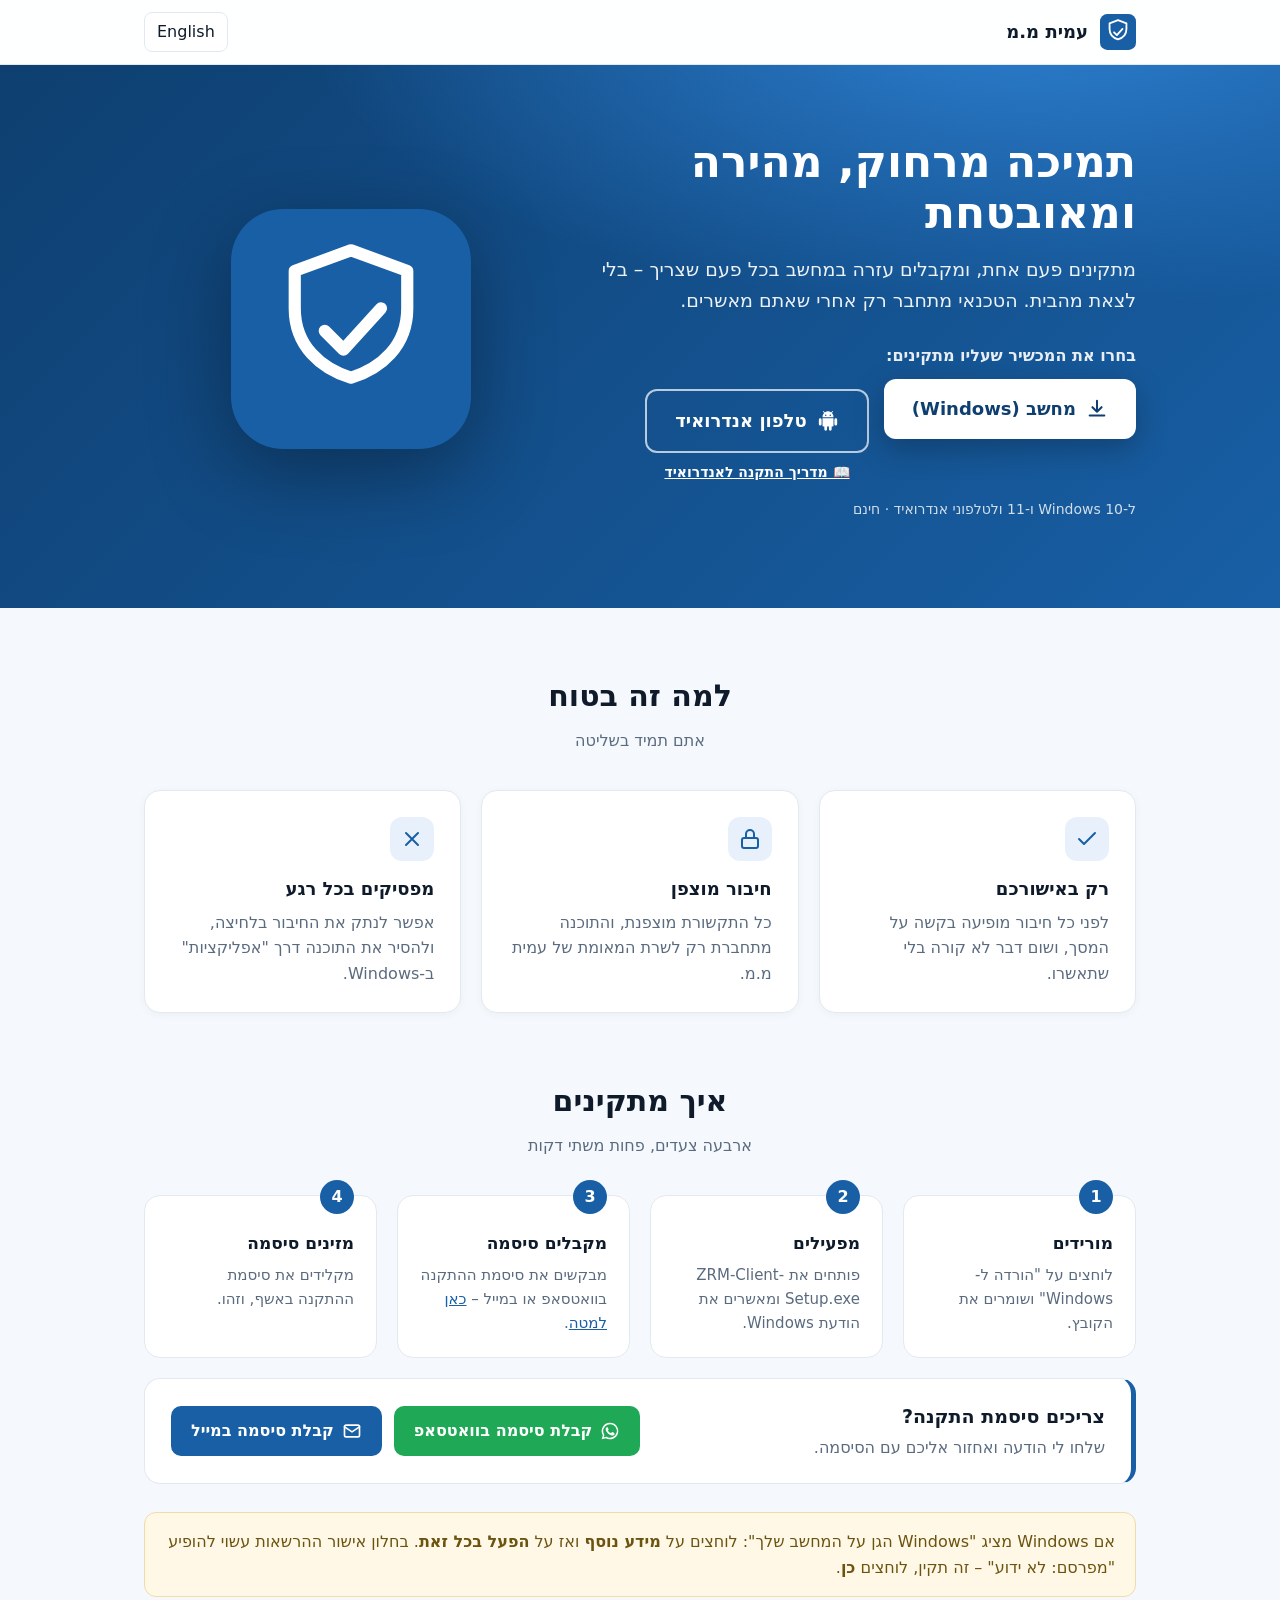
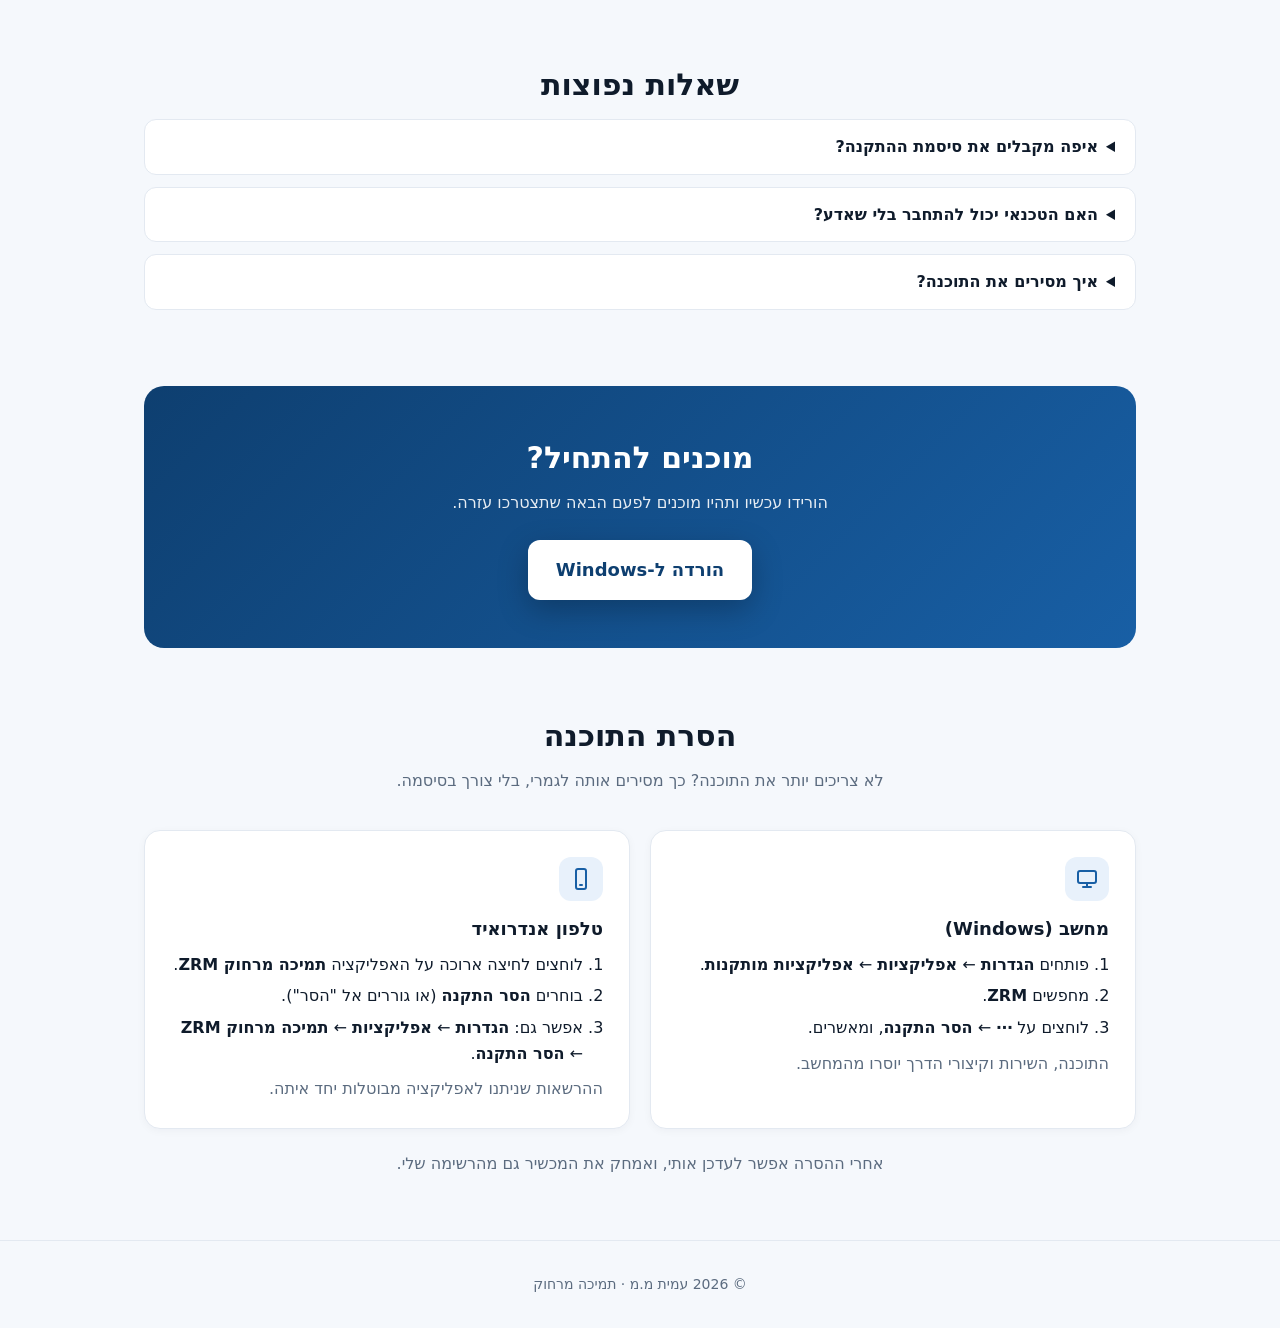
<file: index.html>
<!doctype html>
<html lang="he" dir="rtl" data-title-he="עמית מ.מ – תמיכה מרחוק" data-title-en="Amit M.M – Remote support">
<head>
<meta charset="utf-8">
<meta name="viewport" content="width=device-width, initial-scale=1">
<title>עמית מ.מ – תמיכה מרחוק</title>
<meta name="description" content="הורדת תוכנת התמיכה מרחוק של עמית מ.מ – התקנה פשוטה, חיבור מאובטח, רק באישורך.">
<link rel="icon" href="favicon.ico">
<meta property="og:title" content="עמית מ.מ – תמיכה מרחוק">
<meta property="og:description" content="הורדת תוכנת התמיכה מרחוק – חיבור מאובטח, רק באישורך.">
<meta property="og:image" content="logo-256.png">
<link rel="stylesheet" href="style.css">
</head>
<body>
<header><div class="wrap">
  <img src="logo.svg" alt="">
  <b><span data-l="he">עמית מ.מ</span><span data-l="en">Amit M.M</span></b>
  <span class="sp"></span>
  <button class="lang" id="lang" type="button">English</button>
</div></header>

<div class="hero"><div class="wrap">
  <div>
    <h1><span data-l="he">תמיכה מרחוק, מהירה ומאובטחת</span><span data-l="en">Fast, secure remote support</span></h1>
    <p><span data-l="he">מתקינים פעם אחת, ומקבלים עזרה במחשב בכל פעם שצריך – בלי לצאת מהבית. הטכנאי מתחבר רק אחרי שאתם מאשרים.</span><span data-l="en">Install once and get help on your computer whenever you need it, without leaving home. The technician connects only after you approve.</span></p>
    <div class="pick"><span data-l="he">בחרו את המכשיר שעליו מתקינים:</span><span data-l="en">Choose the device you're installing on:</span></div>
    <a class="btn" id="dl" href="https://github.com/azombit/amitmm-support/releases/latest/download/ZRM-Client-Setup.exe">
      <svg viewBox="0 0 24 24" fill="none" stroke="currentColor" stroke-width="2.2" stroke-linecap="round" stroke-linejoin="round"><path d="M12 3v12m0 0l-5-5m5 5l5-5M4 19h16"/></svg>
      <span data-l="he">מחשב (Windows)</span><span data-l="en">PC (Windows)</span>
    </a>
    <span style="display:inline-flex;flex-direction:column;align-items:center;gap:8px;vertical-align:top">
    <a class="btn ghost" id="dla" href="https://github.com/azombit/amitmm-support/releases/latest/download/ZrmAgent.apk">
      <svg viewBox="0 0 24 24" fill="currentColor"><path d="M6 9h12v8a1 1 0 01-1 1h-1v3a1.5 1.5 0 01-3 0v-3h-2v3a1.5 1.5 0 01-3 0v-3H7a1 1 0 01-1-1zM3.5 9A1.5 1.5 0 015 10.5v5a1.5 1.5 0 01-3 0v-5A1.5 1.5 0 013.5 9zm17 0a1.5 1.5 0 011.5 1.5v5a1.5 1.5 0 01-3 0v-5A1.5 1.5 0 0120.5 9zM15.5 2.6l1.2-1.6.8.6-1.2 1.6A6 6 0 0118 8H6a6 6 0 011.7-4.8L6.5 1.6l.8-.6 1.2 1.6a6 6 0 017 0zM9.5 5a.8.8 0 100 1.6.8.8 0 000-1.6zm5 0a.8.8 0 100 1.6.8.8 0 000-1.6z"/></svg>
      <span data-l="he">טלפון אנדרואיד</span><span data-l="en">Android phone</span>
    </a>
    <a href="https://amit-open.tailb6001d.ts.net/d/guide" target="_blank" rel="noopener" style="color:#fff;font-weight:600;font-size:14px;text-decoration:underline;margin-inline-start:10px"><span data-l="he">📖 מדריך התקנה לאנדרואיד</span><span data-l="en">📖 Android install guide</span></a>
    </span>
    <div class="meta"><span data-l="he">ל-Windows 10 ו-11 ולטלפוני אנדרואיד · חינם</span><span data-l="en">Windows 10 / 11 and Android phones · free</span></div>
  </div>
  <img class="logo-big" src="logo.svg" alt="Amit M.M">
</div></div>

<section><div class="wrap">
  <h2><span data-l="he">למה זה בטוח</span><span data-l="en">Why it's safe</span></h2>
  <p class="sub"><span data-l="he">אתם תמיד בשליטה</span><span data-l="en">You are always in control</span></p>
  <div class="grid">
    <div class="card"><div class="ic"><svg viewBox="0 0 24 24" fill="none" stroke="currentColor" stroke-width="2" stroke-linecap="round" stroke-linejoin="round"><path d="M20 6L9 17l-5-5"/></svg></div>
      <h3><span data-l="he">רק באישורכם</span><span data-l="en">Only with your approval</span></h3>
      <p><span data-l="he">לפני כל חיבור מופיעה בקשה על המסך, ושום דבר לא קורה בלי שתאשרו.</span><span data-l="en">A request appears on screen before every session. Nothing happens until you approve it.</span></p></div>
    <div class="card"><div class="ic"><svg viewBox="0 0 24 24" fill="none" stroke="currentColor" stroke-width="2" stroke-linecap="round" stroke-linejoin="round"><rect x="4" y="11" width="16" height="10" rx="2"/><path d="M8 11V7a4 4 0 018 0v4"/></svg></div>
      <h3><span data-l="he">חיבור מוצפן</span><span data-l="en">Encrypted connection</span></h3>
      <p><span data-l="he">כל התקשורת מוצפנת, והתוכנה מתחברת רק לשרת המאומת של עמית מ.מ.</span><span data-l="en">All traffic is encrypted, and the software connects only to Amit M.M's verified server.</span></p></div>
    <div class="card"><div class="ic"><svg viewBox="0 0 24 24" fill="none" stroke="currentColor" stroke-width="2" stroke-linecap="round" stroke-linejoin="round"><path d="M18 6L6 18M6 6l12 12"/></svg></div>
      <h3><span data-l="he">מפסיקים בכל רגע</span><span data-l="en">Stop at any moment</span></h3>
      <p><span data-l="he">אפשר לנתק את החיבור בלחיצה, ולהסיר את התוכנה דרך "אפליקציות" ב-Windows.</span><span data-l="en">End the session with one click, and uninstall any time from Windows "Apps".</span></p></div>
  </div>
</div></section>

<section style="padding-top:0"><div class="wrap">
  <h2><span data-l="he">איך מתקינים</span><span data-l="en">How to install</span></h2>
  <p class="sub"><span data-l="he">ארבעה צעדים, פחות משתי דקות</span><span data-l="en">Four steps, under two minutes</span></p>
  <div class="steps">
    <div class="step"><h3><span data-l="he">מורידים</span><span data-l="en">Download</span></h3><p><span data-l="he">לוחצים על "הורדה ל-Windows" ושומרים את הקובץ.</span><span data-l="en">Click "Download for Windows" and save the file.</span></p></div>
    <div class="step"><h3><span data-l="he">מפעילים</span><span data-l="en">Run</span></h3><p><span data-l="he">פותחים את ZRM-Client-Setup.exe ומאשרים את הודעת Windows.</span><span data-l="en">Open ZRM-Client-Setup.exe and accept the Windows prompt.</span></p></div>
    <div class="step"><h3><span data-l="he">מקבלים סיסמה</span><span data-l="en">Get the password</span></h3><p><span data-l="he">מבקשים את סיסמת ההתקנה בוואטסאפ או במייל – <a href="#pw">כאן למטה</a>.</span><span data-l="en">Ask for the installation password on WhatsApp or by email – <a href="#pw">right below</a>.</span></p></div>
    <div class="step"><h3><span data-l="he">מזינים סיסמה</span><span data-l="en">Enter the password</span></h3><p><span data-l="he">מקלידים את סיסמת ההתקנה באשף, וזהו.</span><span data-l="en">Type the installation password in the wizard, and you're done.</span></p></div>
  </div>
  <div class="pw" id="pw">
    <div><b><span data-l="he">צריכים סיסמת התקנה?</span><span data-l="en">Need the installation password?</span></b>
      <p><span data-l="he">שלחו לי הודעה ואחזור אליכם עם הסיסמה.</span><span data-l="en">Send me a message and I'll get back to you with the password.</span></p></div>
    <div class="pw-btns">
      <a class="pbtn wa" target="_blank" rel="noopener" data-wa="אהלן עמית, אני צריך סיסמת התקנה לתוכנת התמיכה מרחוק." data-wa-en="Hi Amit, I need the installation password for the remote support software.">
        <svg viewBox="0 0 24 24" fill="currentColor"><path d="M12 2a10 10 0 00-8.6 15.1L2 22l5-1.3A10 10 0 1012 2zm0 18.2a8.2 8.2 0 01-4.2-1.2l-.3-.2-3 .8.8-2.9-.2-.3A8.2 8.2 0 1112 20.2zm4.5-6.1c-.2-.1-1.5-.7-1.7-.8s-.4-.1-.6.1-.7.8-.8 1-.3.2-.5.1a6.7 6.7 0 01-3.3-2.9c-.3-.4.3-.4.7-1.4a.5.5 0 000-.4l-.8-1.8c-.2-.5-.4-.4-.6-.4h-.5a1 1 0 00-.7.3 3 3 0 00-.9 2.2 5.2 5.2 0 001.1 2.7 11.8 11.8 0 004.5 4c1.7.7 2.3.8 3.2.6a2.7 2.7 0 001.8-1.2 2.2 2.2 0 00.1-1.2c0-.2-.2-.3-.5-.4z"/></svg>
        <span data-l="he">קבלת סיסמה בוואטסאפ</span><span data-l="en">Get it on WhatsApp</span></a>
      <a class="pbtn ml" data-mail="בקשה לסיסמת התקנה – תמיכה מרחוק" data-mail-en="Installation password request – remote support">
        <svg viewBox="0 0 24 24" fill="none" stroke="currentColor" stroke-width="2" stroke-linecap="round" stroke-linejoin="round"><rect x="3" y="5" width="18" height="14" rx="2"/><path d="M3 7l9 6 9-6"/></svg>
        <span data-l="he">קבלת סיסמה במייל</span><span data-l="en">Get it by email</span></a>
    </div>
  </div>
  <div class="note"><span data-l="he">אם Windows מציג "Windows הגן על המחשב שלך": לוחצים על <b>מידע נוסף</b> ואז על <b>הפעל בכל זאת</b>. בחלון אישור ההרשאות עשוי להופיע "מפרסם: לא ידוע" – זה תקין, לוחצים <b>כן</b>.</span><span data-l="en">If Windows shows "Windows protected your PC": click <b>More info</b>, then <b>Run anyway</b>. The permission prompt may show "Publisher: Unknown" – that is expected; click <b>Yes</b>.</span></div>
</div></section>

<section style="padding-top:0"><div class="wrap faq">
  <h2><span data-l="he">שאלות נפוצות</span><span data-l="en">FAQ</span></h2>
  <p class="sub"></p>
  <details><summary><span data-l="he">איפה מקבלים את סיסמת ההתקנה?</span><span data-l="en">Where do I get the installation password?</span></summary><p><span data-l="he">מבקשים אותה ממני <a href="#pw">בוואטסאפ או במייל</a>. בלעדיה לא ניתן לחבר את המחשב.</span><span data-l="en">Ask me for it <a href="#pw">on WhatsApp or by email</a>. Without it the computer cannot be connected.</span></p></details>
  <details><summary><span data-l="he">האם הטכנאי יכול להתחבר בלי שאדע?</span><span data-l="en">Can the technician connect without me knowing?</span></summary><p><span data-l="he">לא. כל חיבור דורש את האישור שלכם על המסך, ובזמן החיבור מוצג סימון ברור.</span><span data-l="en">No. Every session needs your on-screen approval, and a clear indicator is shown while connected.</span></p></details>
  <details><summary><span data-l="he">איך מסירים את התוכנה?</span><span data-l="en">How do I uninstall it?</span></summary><p><span data-l="he">ראו <a href="#uninstall">הסרת התוכנה</a> – למחשב ולאנדרואיד.</span><span data-l="en">See <a href="#uninstall">Uninstalling</a> – for PC and Android.</span></p></details>
</div></section>

<section style="padding-top:0"><div class="wrap"><div class="cta">
  <h2><span data-l="he">מוכנים להתחיל?</span><span data-l="en">Ready to start?</span></h2>
  <p style="opacity:.9;margin:0 0 24px"><span data-l="he">הורידו עכשיו ותהיו מוכנים לפעם הבאה שתצטרכו עזרה.</span><span data-l="en">Download now and be ready the next time you need help.</span></p>
  <a class="btn" href="https://github.com/azombit/amitmm-support/releases/latest/download/ZRM-Client-Setup.exe"><span data-l="he">הורדה ל-Windows</span><span data-l="en">Download for Windows</span></a>
</div></div></section>

<section style="padding-top:0" id="uninstall"><div class="wrap">
  <h2><span data-l="he">הסרת התוכנה</span><span data-l="en">Uninstalling</span></h2>
  <p class="sub"><span data-l="he">לא צריכים יותר את התוכנה? כך מסירים אותה לגמרי, בלי צורך בסיסמה.</span><span data-l="en">Don't need it anymore? Here's how to remove it completely. No password needed.</span></p>
  <div class="grid two">
    <div class="card"><div class="ic"><svg viewBox="0 0 24 24" fill="none" stroke="currentColor" stroke-width="2" stroke-linecap="round" stroke-linejoin="round"><rect x="3" y="4" width="18" height="12" rx="2"/><path d="M8 20h8M12 16v4"/></svg></div>
      <h3><span data-l="he">מחשב (Windows)</span><span data-l="en">PC (Windows)</span></h3>
      <ol><li><span data-l="he">פותחים <b>הגדרות</b> ← <b>אפליקציות</b> ← <b>אפליקציות מותקנות</b>.</span><span data-l="en">Open <b>Settings</b> → <b>Apps</b> → <b>Installed apps</b>.</span></li>
        <li><span data-l="he">מחפשים <b>ZRM</b>.</span><span data-l="en">Search for <b>ZRM</b>.</span></li>
        <li><span data-l="he">לוחצים על <b>⋯</b> ← <b>הסר התקנה</b>, ומאשרים.</span><span data-l="en">Click <b>⋯</b> → <b>Uninstall</b>, and confirm.</span></li></ol>
      <p><span data-l="he">התוכנה, השירות וקיצורי הדרך יוסרו מהמחשב.</span><span data-l="en">The software, its service and shortcuts are removed.</span></p></div>
    <div class="card"><div class="ic"><svg viewBox="0 0 24 24" fill="none" stroke="currentColor" stroke-width="2" stroke-linecap="round" stroke-linejoin="round"><rect x="7" y="2" width="10" height="20" rx="2"/><path d="M11 18h2"/></svg></div>
      <h3><span data-l="he">טלפון אנדרואיד</span><span data-l="en">Android phone</span></h3>
      <ol><li><span data-l="he">לוחצים לחיצה ארוכה על האפליקציה <b>תמיכה מרחוק ZRM</b>.</span><span data-l="en">Long-press the <b>ZRM Support</b> app.</span></li>
        <li><span data-l="he">בוחרים <b>הסר התקנה</b> (או גוררים אל "הסר").</span><span data-l="en">Choose <b>Uninstall</b> (or drag it to "Uninstall").</span></li>
        <li><span data-l="he">אפשר גם: <b>הגדרות</b> ← <b>אפליקציות</b> ← <b>תמיכה מרחוק ZRM</b> ← <b>הסר התקנה</b>.</span><span data-l="en">Or: <b>Settings</b> → <b>Apps</b> → <b>ZRM Support</b> → <b>Uninstall</b>.</span></li></ol>
      <p><span data-l="he">ההרשאות שניתנו לאפליקציה מבוטלות יחד איתה.</span><span data-l="en">Any permissions you gave the app are revoked with it.</span></p></div>
  </div>
  <p class="sub" style="margin:22px 0 0"><span data-l="he">אחרי ההסרה אפשר לעדכן אותי, ואמחק את המכשיר גם מהרשימה שלי.</span><span data-l="en">After uninstalling, let me know and I'll remove the device from my list too.</span></p>
</div></section>

<footer>© <span id="y">2026</span> <span data-l="he">עמית מ.מ · תמיכה מרחוק</span><span data-l="en">Amit M.M · Remote support</span></footer>

<script src="site.js"></script>
</body>
</html>
</file>
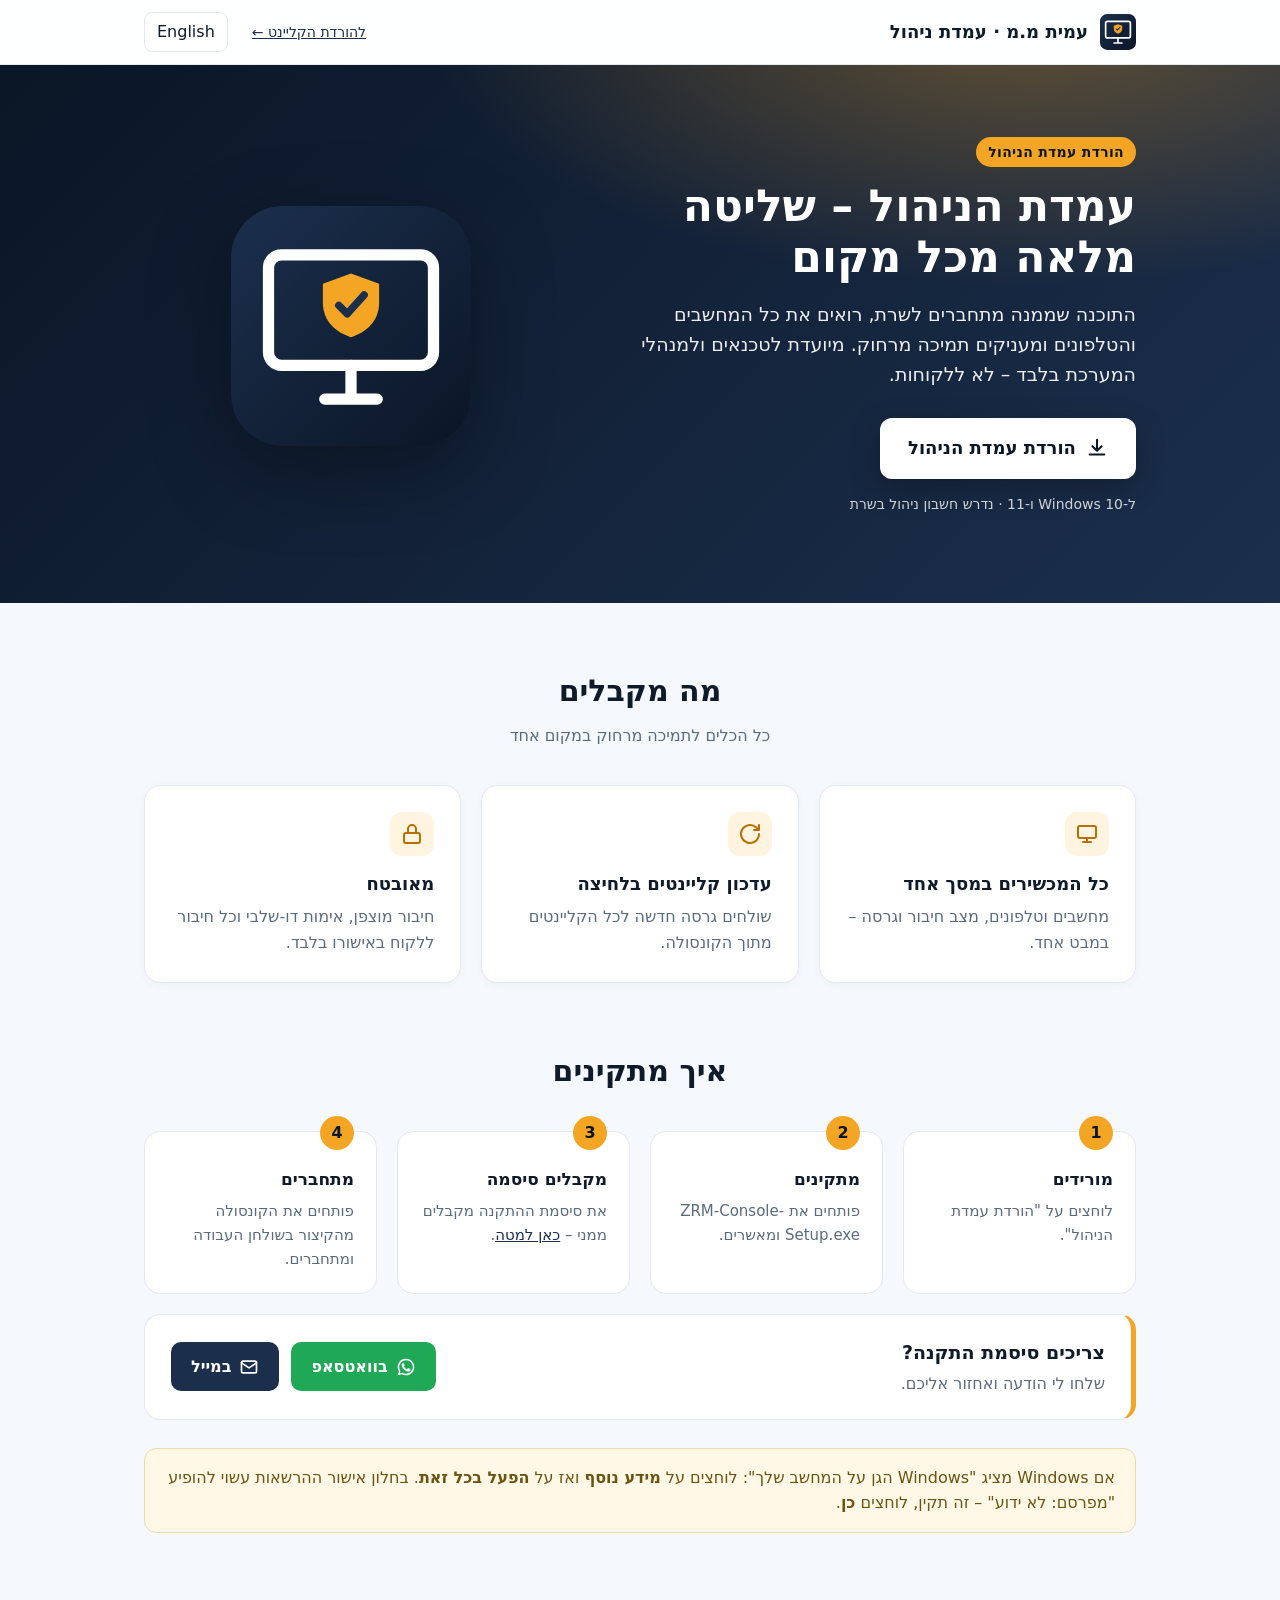
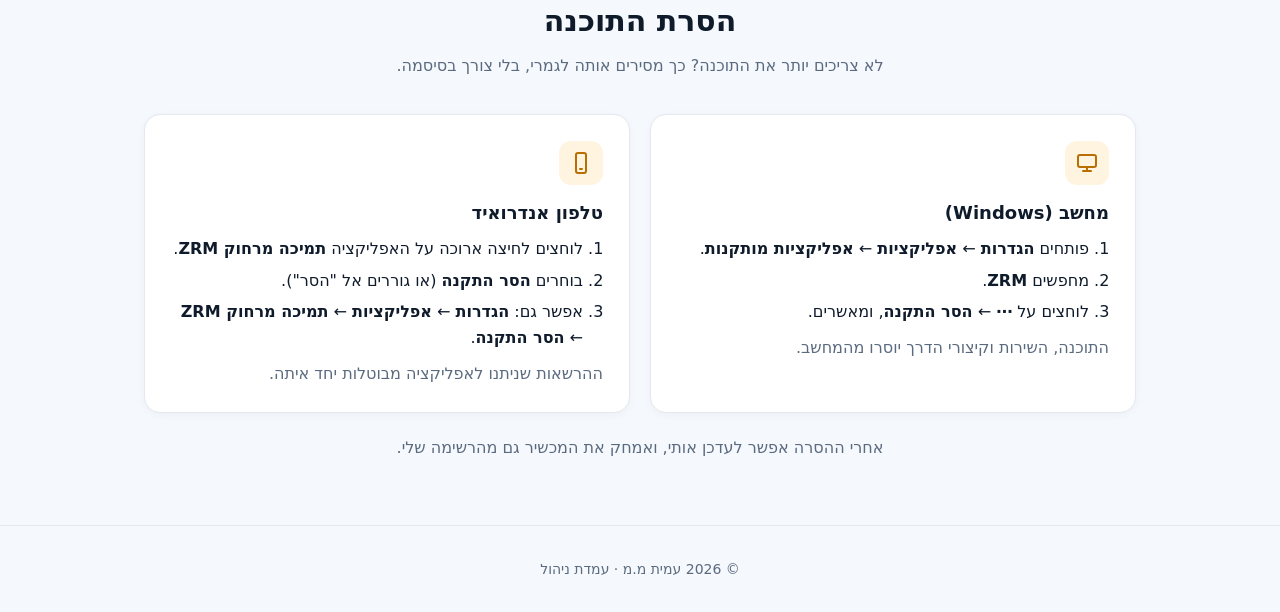
<file: console.html>
<!doctype html>
<html lang="he" dir="rtl" data-title-he="עמית מ.מ – הורדת עמדת הניהול" data-title-en="Amit M.M – Management console download">
<head>
<meta charset="utf-8">
<meta name="viewport" content="width=device-width, initial-scale=1">
<title>עמית מ.מ – הורדת עמדת הניהול</title>
<meta name="description" content="הורדת עמדת הניהול של מערכת התמיכה מרחוק של עמית מ.מ.">
<link rel="icon" href="logo-console.svg">
<meta property="og:title" content="עמית מ.מ – עמדת הניהול">
<meta property="og:image" content="logo-console.svg">
<link rel="stylesheet" href="style.css">
<style>
  :root{--brand:#1b2f4d;--brand2:#0b1626}
  .hero{background:radial-gradient(1000px 460px at 80% -10%,rgba(245,165,36,.35) 0,transparent 60%),linear-gradient(135deg,#0b1626,#1b2f4d)}
  .badge{display:inline-block;background:#F5A524;color:#0b1626;font-weight:800;font-size:14px;padding:4px 12px;border-radius:999px;margin-bottom:14px;letter-spacing:.3px}
  .btn{color:#0b1626}
  .card .ic{background:#fff4e0;color:#b86e00}
  .step::before{background:#F5A524;color:#0b1626}
  .pw{border-inline-start-color:#F5A524}
</style>
</head>
<body>
<header><div class="wrap">
  <img src="logo-console.svg" alt="">
  <b><span data-l="he">עמית מ.מ · עמדת ניהול</span><span data-l="en">Amit M.M · Management console</span></b>
  <span class="sp"></span>
  <a href="./" style="margin-inline-end:12px;font-size:14px"><span data-l="he">להורדת הקליינט ←</span><span data-l="en">Client download →</span></a>
  <button class="lang" id="lang" type="button">English</button>
</div></header>

<div class="hero"><div class="wrap">
  <div>
    <span class="badge"><span data-l="he">הורדת עמדת הניהול</span><span data-l="en">MANAGEMENT CONSOLE</span></span>
    <h1><span data-l="he">עמדת הניהול – שליטה מלאה מכל מקום</span><span data-l="en">The management console – full control from anywhere</span></h1>
    <p><span data-l="he">התוכנה שממנה מתחברים לשרת, רואים את כל המחשבים והטלפונים ומעניקים תמיכה מרחוק. מיועדת לטכנאים ולמנהלי המערכת בלבד – לא ללקוחות.</span><span data-l="en">The app you use to sign in to the server, see every computer and phone, and give remote support. For technicians and administrators only – not for customers.</span></p>
    <a class="btn" href="https://github.com/azombit/amitmm-support/releases/latest/download/ZRM-Console-Setup.exe">
      <svg viewBox="0 0 24 24" fill="none" stroke="currentColor" stroke-width="2.2" stroke-linecap="round" stroke-linejoin="round"><path d="M12 3v12m0 0l-5-5m5 5l5-5M4 19h16"/></svg>
      <span data-l="he">הורדת עמדת הניהול</span><span data-l="en">Download the console</span>
    </a>
    <div class="meta"><span data-l="he">ל-Windows 10 ו-11 · נדרש חשבון ניהול בשרת</span><span data-l="en">Windows 10 / 11 · 64-bit · about 125MB · needs an admin account on the server</span></div>
  </div>
  <img class="logo-big" src="logo-console.svg" alt="Amit M.M console">
</div></div>

<section><div class="wrap">
  <h2><span data-l="he">מה מקבלים</span><span data-l="en">What you get</span></h2>
  <p class="sub"><span data-l="he">כל הכלים לתמיכה מרחוק במקום אחד</span><span data-l="en">Every remote support tool in one place</span></p>
  <div class="grid">
    <div class="card"><div class="ic"><svg viewBox="0 0 24 24" fill="none" stroke="currentColor" stroke-width="2" stroke-linecap="round" stroke-linejoin="round"><rect x="3" y="4" width="18" height="12" rx="2"/><path d="M8 20h8M12 16v4"/></svg></div>
      <h3><span data-l="he">כל המכשירים במסך אחד</span><span data-l="en">All devices on one screen</span></h3>
      <p><span data-l="he">מחשבים וטלפונים, מצב חיבור וגרסה – במבט אחד.</span><span data-l="en">Computers and phones, connection state and version – at a glance.</span></p></div>
    <div class="card"><div class="ic"><svg viewBox="0 0 24 24" fill="none" stroke="currentColor" stroke-width="2" stroke-linecap="round" stroke-linejoin="round"><path d="M21 12a9 9 0 11-3-6.7L21 8M21 3v5h-5"/></svg></div>
      <h3><span data-l="he">עדכון קליינטים בלחיצה</span><span data-l="en">One-click client updates</span></h3>
      <p><span data-l="he">שולחים גרסה חדשה לכל הקליינטים מתוך הקונסולה.</span><span data-l="en">Push a new version to every client from the console.</span></p></div>
    <div class="card"><div class="ic"><svg viewBox="0 0 24 24" fill="none" stroke="currentColor" stroke-width="2" stroke-linecap="round" stroke-linejoin="round"><rect x="4" y="11" width="16" height="10" rx="2"/><path d="M8 11V7a4 4 0 018 0v4"/></svg></div>
      <h3><span data-l="he">מאובטח</span><span data-l="en">Secure</span></h3>
      <p><span data-l="he">חיבור מוצפן, אימות דו-שלבי וכל חיבור ללקוח באישורו בלבד.</span><span data-l="en">Encrypted connection, two-factor sign-in, and every customer session only with their approval.</span></p></div>
  </div>
</div></section>

<section style="padding-top:0"><div class="wrap">
  <h2><span data-l="he">איך מתקינים</span><span data-l="en">How to install</span></h2>
  <p class="sub"></p>
  <div class="steps">
    <div class="step"><h3><span data-l="he">מורידים</span><span data-l="en">Download</span></h3><p><span data-l="he">לוחצים על "הורדת עמדת הניהול".</span><span data-l="en">Click "Download the console".</span></p></div>
    <div class="step"><h3><span data-l="he">מתקינים</span><span data-l="en">Install</span></h3><p><span data-l="he">פותחים את ZRM-Console-Setup.exe ומאשרים.</span><span data-l="en">Open ZRM-Console-Setup.exe and accept.</span></p></div>
    <div class="step"><h3><span data-l="he">מקבלים סיסמה</span><span data-l="en">Get the password</span></h3><p><span data-l="he">את סיסמת ההתקנה מקבלים ממני – <a href="#pw">כאן למטה</a>.</span><span data-l="en">Get the installation password from me – <a href="#pw">right below</a>.</span></p></div>
    <div class="step"><h3><span data-l="he">מתחברים</span><span data-l="en">Sign in</span></h3><p><span data-l="he">פותחים את הקונסולה מהקיצור בשולחן העבודה ומתחברים.</span><span data-l="en">Open the console from the desktop shortcut and sign in.</span></p></div>
  </div>
  <div class="pw" id="pw">
    <div><b><span data-l="he">צריכים סיסמת התקנה?</span><span data-l="en">Need the installation password?</span></b>
      <p><span data-l="he">שלחו לי הודעה ואחזור אליכם.</span><span data-l="en">Send me a message and I'll get back to you.</span></p></div>
    <div class="pw-btns">
      <a class="pbtn wa" target="_blank" rel="noopener" data-wa="אהלן עמית, אני צריך סיסמת התקנה לעמדת הניהול." data-wa-en="Hi Amit, I need the installation password for the management console.">
        <svg viewBox="0 0 24 24" fill="currentColor"><path d="M12 2a10 10 0 00-8.6 15.1L2 22l5-1.3A10 10 0 1012 2zm0 18.2a8.2 8.2 0 01-4.2-1.2l-.3-.2-3 .8.8-2.9-.2-.3A8.2 8.2 0 1112 20.2zm4.5-6.1c-.2-.1-1.5-.7-1.7-.8s-.4-.1-.6.1-.7.8-.8 1-.3.2-.5.1a6.7 6.7 0 01-3.3-2.9c-.3-.4.3-.4.7-1.4a.5.5 0 000-.4l-.8-1.8c-.2-.5-.4-.4-.6-.4h-.5a1 1 0 00-.7.3 3 3 0 00-.9 2.2 5.2 5.2 0 001.1 2.7 11.8 11.8 0 004.5 4c1.7.7 2.3.8 3.2.6a2.7 2.7 0 001.8-1.2 2.2 2.2 0 00.1-1.2c0-.2-.2-.3-.5-.4z"/></svg>
        <span data-l="he">בוואטסאפ</span><span data-l="en">On WhatsApp</span></a>
      <a class="pbtn ml" data-mail="בקשה לסיסמת התקנה – עמדת ניהול" data-mail-en="Installation password request – management console">
        <svg viewBox="0 0 24 24" fill="none" stroke="currentColor" stroke-width="2" stroke-linecap="round" stroke-linejoin="round"><rect x="3" y="5" width="18" height="14" rx="2"/><path d="M3 7l9 6 9-6"/></svg>
        <span data-l="he">במייל</span><span data-l="en">By email</span></a>
    </div>
  </div>
  <div class="note"><span data-l="he">אם Windows מציג "Windows הגן על המחשב שלך": לוחצים על <b>מידע נוסף</b> ואז על <b>הפעל בכל זאת</b>. בחלון אישור ההרשאות עשוי להופיע "מפרסם: לא ידוע" – זה תקין, לוחצים <b>כן</b>.</span><span data-l="en">If Windows shows "Windows protected your PC": click <b>More info</b>, then <b>Run anyway</b>. The permission prompt may show "Publisher: Unknown" – that is expected; click <b>Yes</b>.</span></div>
</div></section>

<section style="padding-top:0" id="uninstall"><div class="wrap">
  <h2><span data-l="he">הסרת התוכנה</span><span data-l="en">Uninstalling</span></h2>
  <p class="sub"><span data-l="he">לא צריכים יותר את התוכנה? כך מסירים אותה לגמרי, בלי צורך בסיסמה.</span><span data-l="en">Don't need it anymore? Here's how to remove it completely. No password needed.</span></p>
  <div class="grid two">
    <div class="card"><div class="ic"><svg viewBox="0 0 24 24" fill="none" stroke="currentColor" stroke-width="2" stroke-linecap="round" stroke-linejoin="round"><rect x="3" y="4" width="18" height="12" rx="2"/><path d="M8 20h8M12 16v4"/></svg></div>
      <h3><span data-l="he">מחשב (Windows)</span><span data-l="en">PC (Windows)</span></h3>
      <ol><li><span data-l="he">פותחים <b>הגדרות</b> ← <b>אפליקציות</b> ← <b>אפליקציות מותקנות</b>.</span><span data-l="en">Open <b>Settings</b> → <b>Apps</b> → <b>Installed apps</b>.</span></li>
        <li><span data-l="he">מחפשים <b>ZRM</b>.</span><span data-l="en">Search for <b>ZRM</b>.</span></li>
        <li><span data-l="he">לוחצים על <b>⋯</b> ← <b>הסר התקנה</b>, ומאשרים.</span><span data-l="en">Click <b>⋯</b> → <b>Uninstall</b>, and confirm.</span></li></ol>
      <p><span data-l="he">התוכנה, השירות וקיצורי הדרך יוסרו מהמחשב.</span><span data-l="en">The software, its service and shortcuts are removed.</span></p></div>
    <div class="card"><div class="ic"><svg viewBox="0 0 24 24" fill="none" stroke="currentColor" stroke-width="2" stroke-linecap="round" stroke-linejoin="round"><rect x="7" y="2" width="10" height="20" rx="2"/><path d="M11 18h2"/></svg></div>
      <h3><span data-l="he">טלפון אנדרואיד</span><span data-l="en">Android phone</span></h3>
      <ol><li><span data-l="he">לוחצים לחיצה ארוכה על האפליקציה <b>תמיכה מרחוק ZRM</b>.</span><span data-l="en">Long-press the <b>ZRM Support</b> app.</span></li>
        <li><span data-l="he">בוחרים <b>הסר התקנה</b> (או גוררים אל "הסר").</span><span data-l="en">Choose <b>Uninstall</b> (or drag it to "Uninstall").</span></li>
        <li><span data-l="he">אפשר גם: <b>הגדרות</b> ← <b>אפליקציות</b> ← <b>תמיכה מרחוק ZRM</b> ← <b>הסר התקנה</b>.</span><span data-l="en">Or: <b>Settings</b> → <b>Apps</b> → <b>ZRM Support</b> → <b>Uninstall</b>.</span></li></ol>
      <p><span data-l="he">ההרשאות שניתנו לאפליקציה מבוטלות יחד איתה.</span><span data-l="en">Any permissions you gave the app are revoked with it.</span></p></div>
  </div>
  <p class="sub" style="margin:22px 0 0"><span data-l="he">אחרי ההסרה אפשר לעדכן אותי, ואמחק את המכשיר גם מהרשימה שלי.</span><span data-l="en">After uninstalling, let me know and I'll remove the device from my list too.</span></p>
</div></section>

<footer>© <span id="y">2026</span> <span data-l="he">עמית מ.מ · עמדת ניהול</span><span data-l="en">Amit M.M · Management console</span></footer>
<script src="site.js"></script>
</body>
</html>
</file>
<file: style.css>
:root{--brand:#185FA5;--brand2:#0E3F70;--ink:#0f1b2b;--muted:#5b6b7f;--bg:#f5f8fc;--card:#fff;--line:#e3e9f1}
  *{box-sizing:border-box}
  body{margin:0;font-family:"Segoe UI",Rubik,Heebo,system-ui,-apple-system,Arial,sans-serif;color:var(--ink);background:var(--bg);line-height:1.6}
  a{color:var(--brand)}
  .wrap{max-width:1040px;margin:0 auto;padding:0 24px}
  header{position:sticky;top:0;z-index:5;background:rgba(255,255,255,.9);backdrop-filter:blur(8px);border-bottom:1px solid var(--line)}
  header .wrap{display:flex;align-items:center;gap:12px;height:64px}
  header img{width:36px;height:36px}
  header b{font-size:18px}
  header .sp{flex:1}
  .lang{border:1px solid var(--line);background:#fff;border-radius:8px;padding:6px 12px;cursor:pointer;font:inherit;color:var(--ink)}
  .hero{background:radial-gradient(1200px 500px at 80% -10%,#2d7fd0 0,transparent 60%),linear-gradient(135deg,var(--brand2),var(--brand));color:#fff;padding:72px 0 88px}
  .hero .wrap{display:grid;grid-template-columns:1.3fr 1fr;gap:40px;align-items:center}
  .hero h1{font-size:44px;line-height:1.15;margin:0 0 16px}
  .hero p{font-size:19px;opacity:.92;margin:0 0 28px;max-width:34em}
  .logo-big{justify-self:center;width:240px;height:240px;filter:drop-shadow(0 24px 40px rgba(0,0,0,.35));border-radius:52px}
  .btn{display:inline-flex;align-items:center;gap:10px;background:#fff;color:var(--brand2);font-weight:700;font-size:18px;padding:16px 28px;border-radius:12px;text-decoration:none;box-shadow:0 10px 30px rgba(0,0,0,.25);transition:transform .15s}
  .btn:hover{transform:translateY(-2px)}
  .btn svg{width:22px;height:22px}
  .btn.ghost{background:transparent;color:#fff;border:2px solid rgba(255,255,255,.7);box-shadow:none;margin:10px 0 0;margin-inline-start:10px}
  @media (max-width:560px){.btn.ghost{margin-inline-start:0}}
  .meta{margin-top:14px;font-size:14px;opacity:.8}
  section{padding:64px 0}
  h2{font-size:30px;margin:0 0 8px;text-align:center}
  .sub{color:var(--muted);text-align:center;margin:0 0 36px}
  .grid{display:grid;grid-template-columns:repeat(3,1fr);gap:20px}
  .card{background:var(--card);border:1px solid var(--line);border-radius:16px;padding:26px;box-shadow:0 2px 8px rgba(15,27,43,.04)}
  .card .ic{width:44px;height:44px;border-radius:12px;background:#e8f1fb;color:var(--brand);display:grid;place-items:center;margin-bottom:14px}
  .card .ic svg{width:24px;height:24px}
  .card h3{margin:0 0 6px;font-size:18px}
  .card p{margin:0;color:var(--muted)}
  .steps{counter-reset:s;display:grid;grid-template-columns:repeat(4,1fr);gap:20px}
  .step{position:relative;background:var(--card);border:1px solid var(--line);border-radius:16px;padding:26px 22px 22px}
  .step::before{counter-increment:s;content:counter(s);position:absolute;top:-16px;inset-inline-start:22px;width:34px;height:34px;border-radius:50%;background:var(--brand);color:#fff;font-weight:700;display:grid;place-items:center}
  .step h3{margin:8px 0 6px;font-size:17px}
  .step p{margin:0;color:var(--muted);font-size:15px}
  .note{background:#fff8e6;border:1px solid #f1dca6;border-radius:12px;padding:16px 20px;margin-top:28px;color:#6b5310}
  .pw{display:flex;align-items:center;justify-content:space-between;gap:20px;flex-wrap:wrap;background:#fff;border:1px solid var(--line);border-inline-start:5px solid var(--brand);border-radius:16px;padding:22px 26px;margin-top:20px;scroll-margin-top:80px}
  .pw b{font-size:19px}.pw p{margin:4px 0 0;color:var(--muted)}
  .pw-btns{display:flex;gap:12px;flex-wrap:wrap}
  .pbtn{display:inline-flex;align-items:center;gap:8px;padding:12px 20px;border-radius:10px;font-weight:700;text-decoration:none;color:#fff;cursor:pointer}
  .pbtn svg{width:20px;height:20px}.pbtn.wa{background:#1fa855}.pbtn.ml{background:var(--brand)}.pbtn:hover{filter:brightness(1.08)}
  .faq details{background:var(--card);border:1px solid var(--line);border-radius:12px;padding:14px 20px;margin-bottom:12px}
  .faq summary{cursor:pointer;font-weight:600}
  .faq p{color:var(--muted);margin:10px 0 0}
  .cta{text-align:center;background:linear-gradient(135deg,var(--brand2),var(--brand));color:#fff;border-radius:20px;padding:48px 24px}
  .cta h2{color:#fff}
  footer{color:var(--muted);text-align:center;padding:32px 0;font-size:14px;border-top:1px solid var(--line)}
  [data-l="en"]{display:none}
  html[lang="en"] [data-l="he"]{display:none}
  html[lang="en"] [data-l="en"]{display:revert}
  @media (max-width:860px){.hero .wrap{grid-template-columns:1fr;text-align:center}.hero p{margin-inline:auto}.logo-big{width:160px;height:160px;grid-row:1}.grid,.steps{grid-template-columns:1fr 1fr}.hero h1{font-size:34px}}
  @media (max-width:560px){.grid,.steps{grid-template-columns:1fr}}
  .pick{font-weight:600;opacity:.9;margin:0 0 10px}
  .grid.two{grid-template-columns:1fr 1fr}
  .card ol{margin:8px 0 10px;padding-inline-start:20px;color:var(--ink)}.card ol li{margin-bottom:6px}
  @media (max-width:560px){.grid.two{grid-template-columns:1fr}}
</file>
